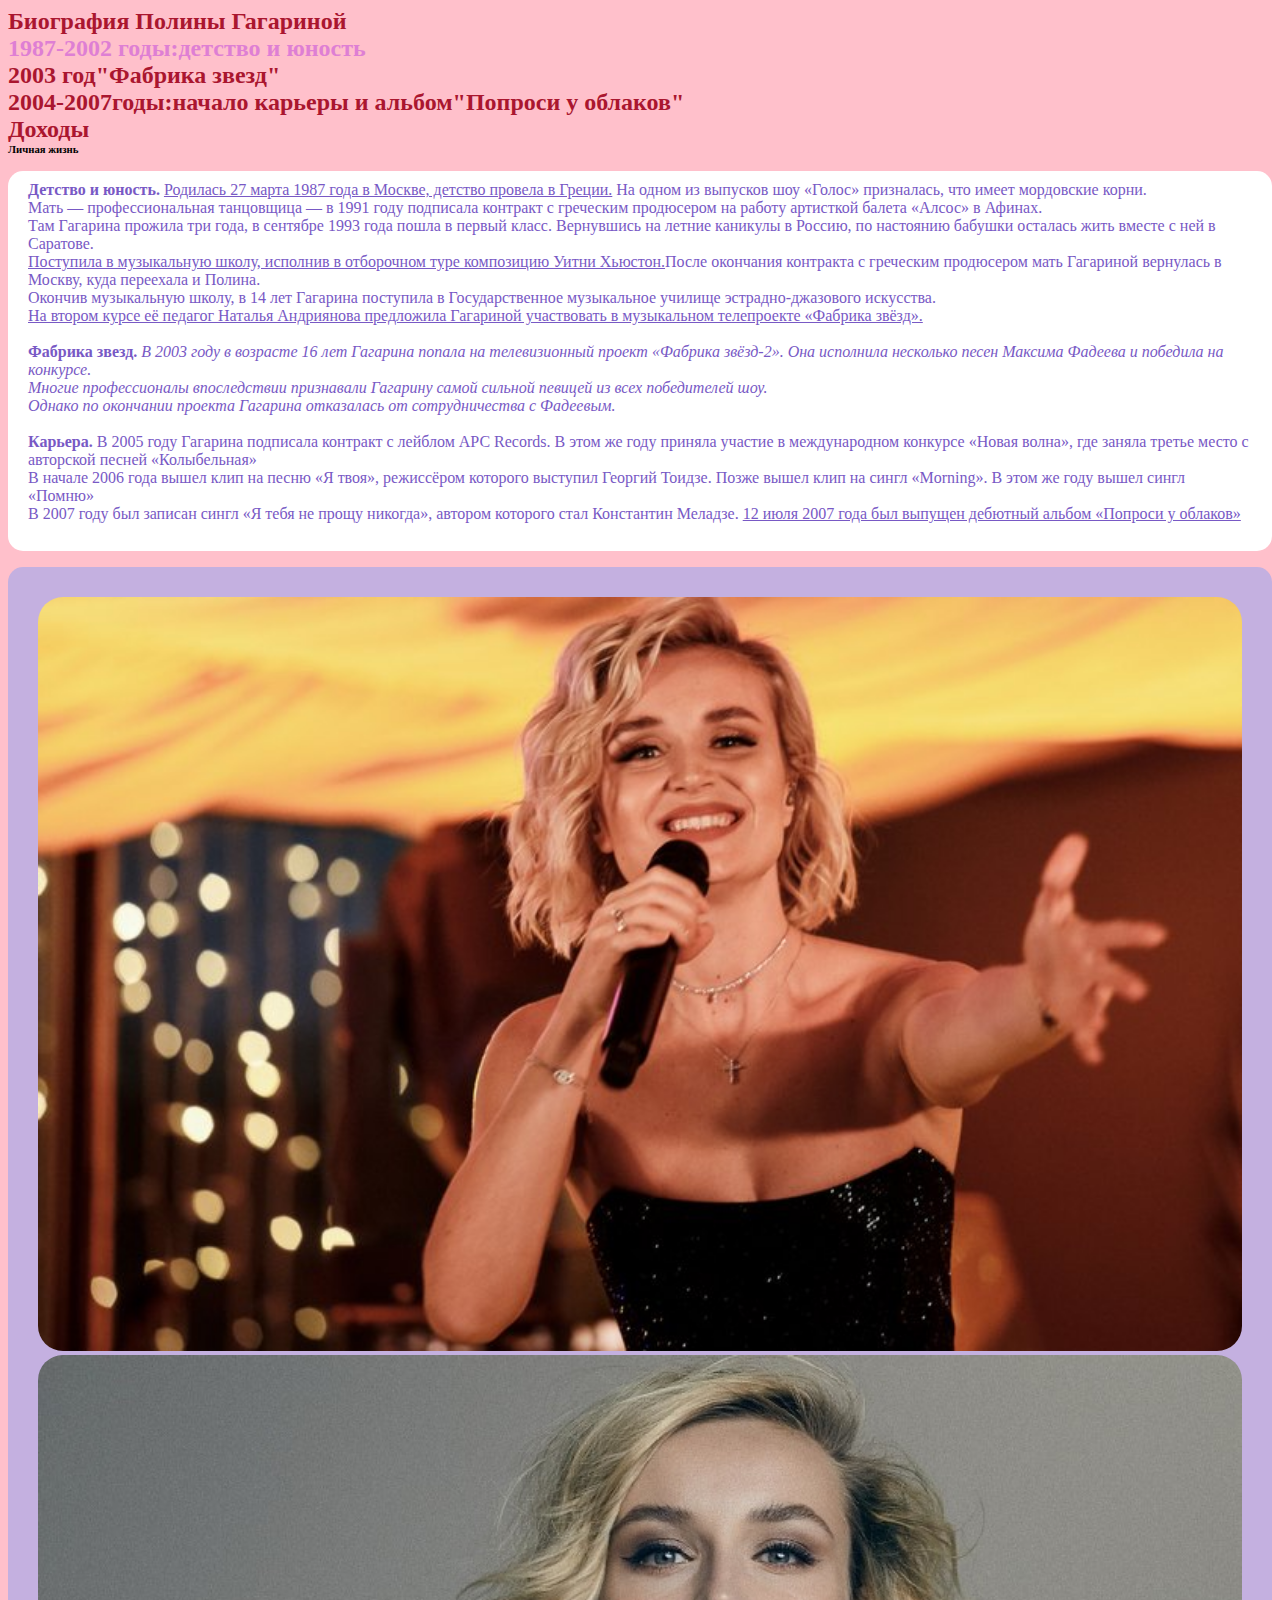
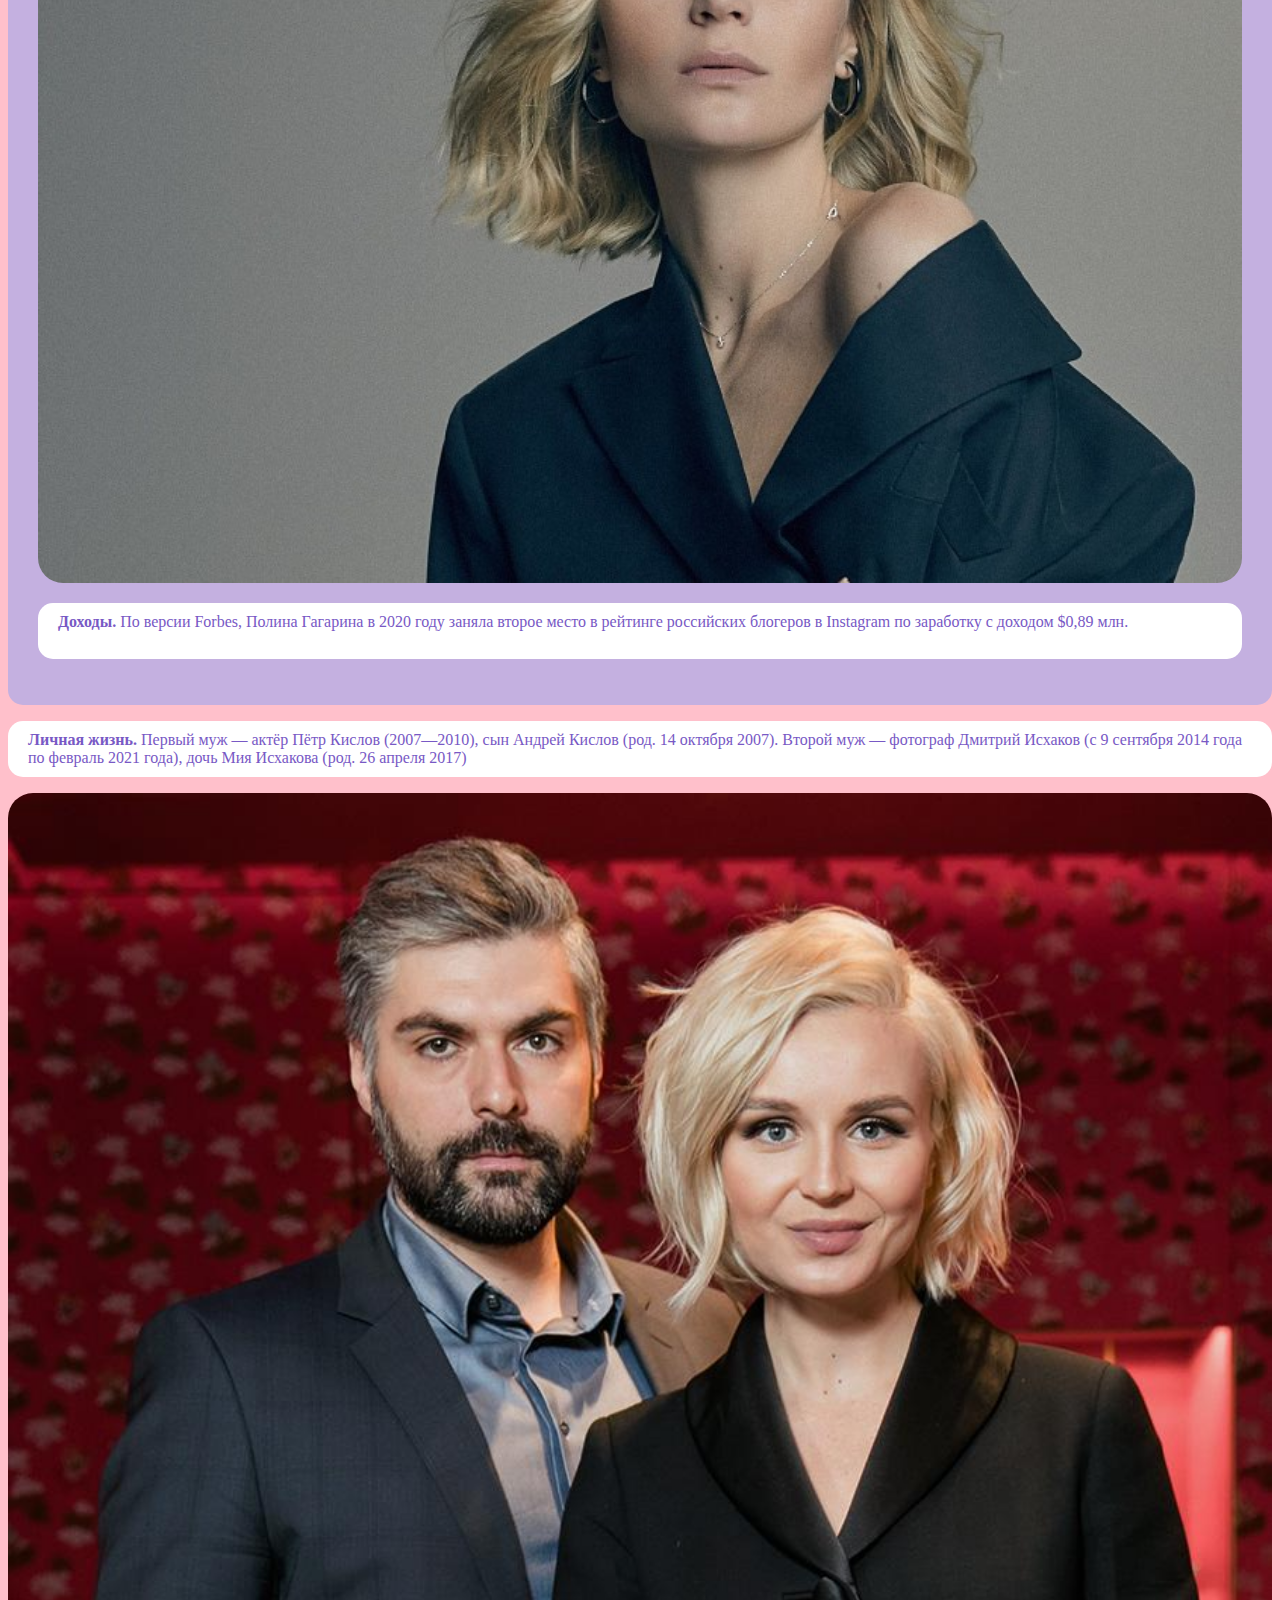
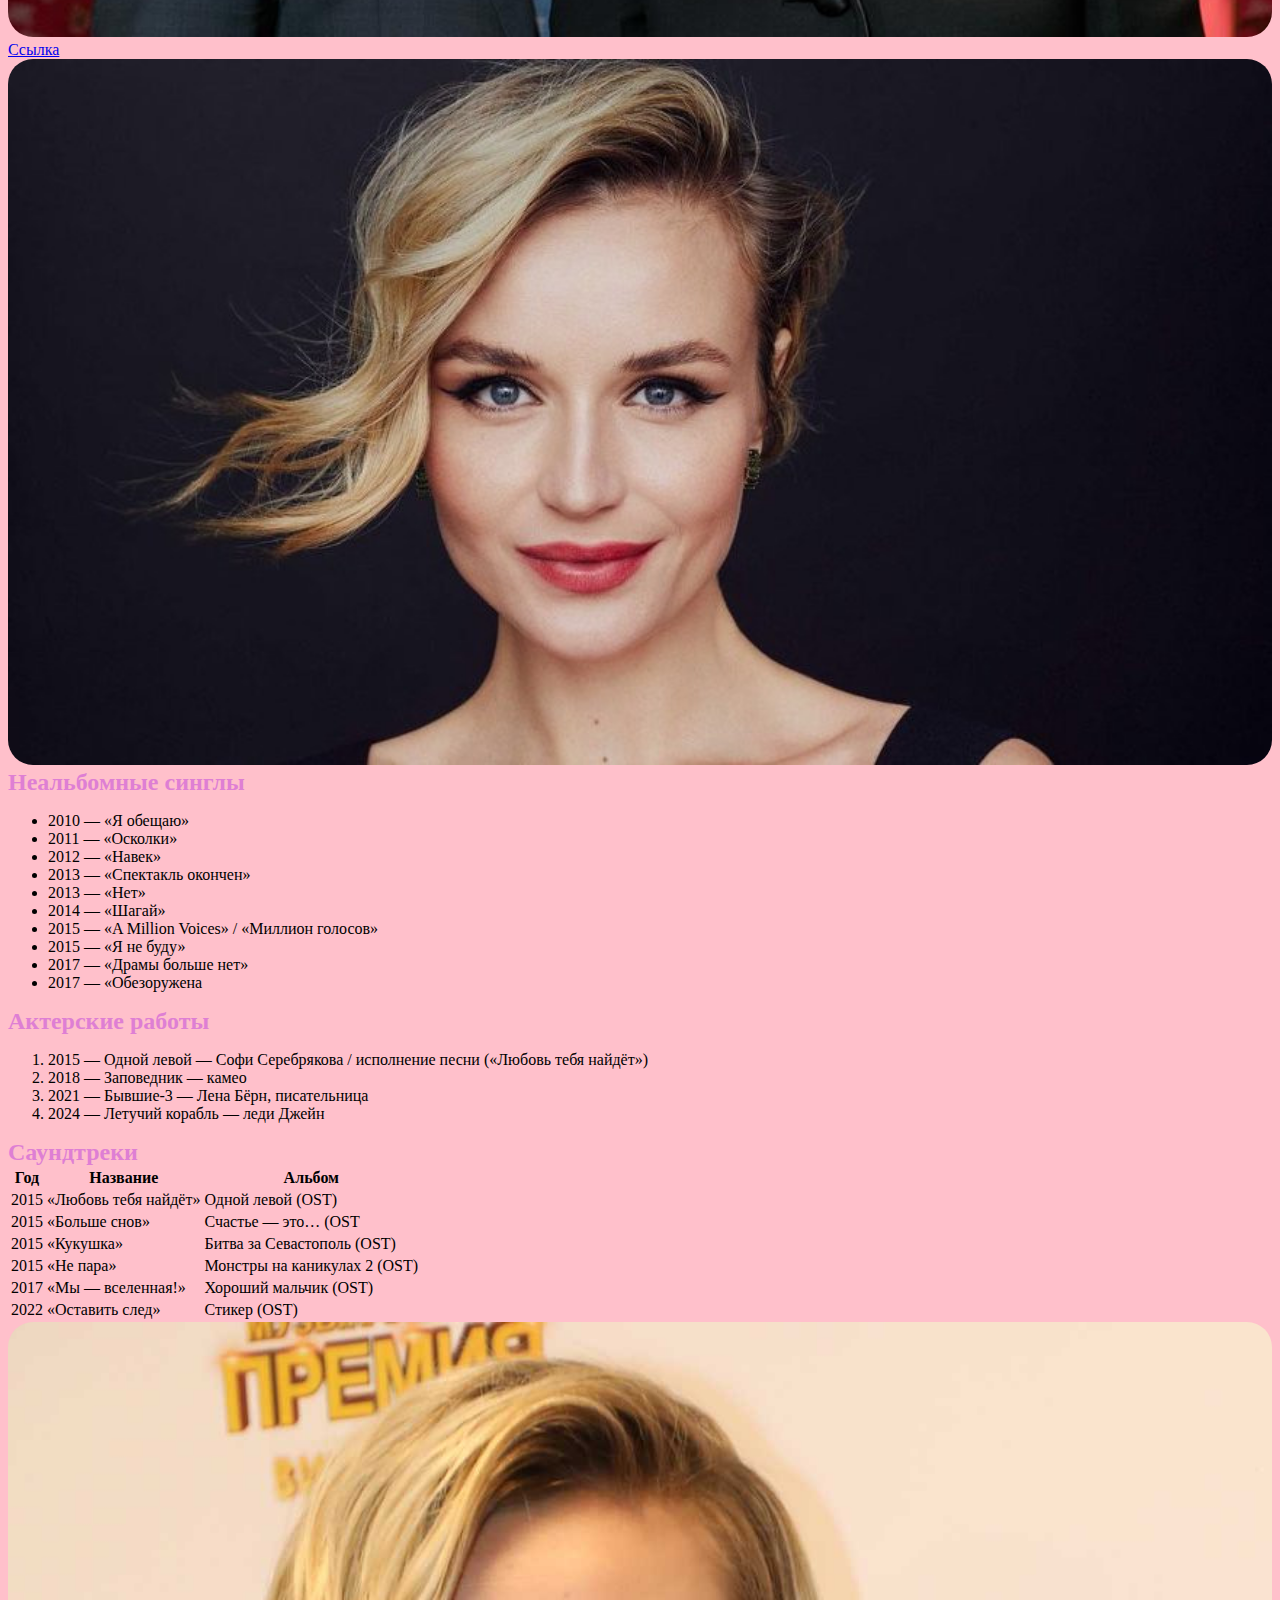
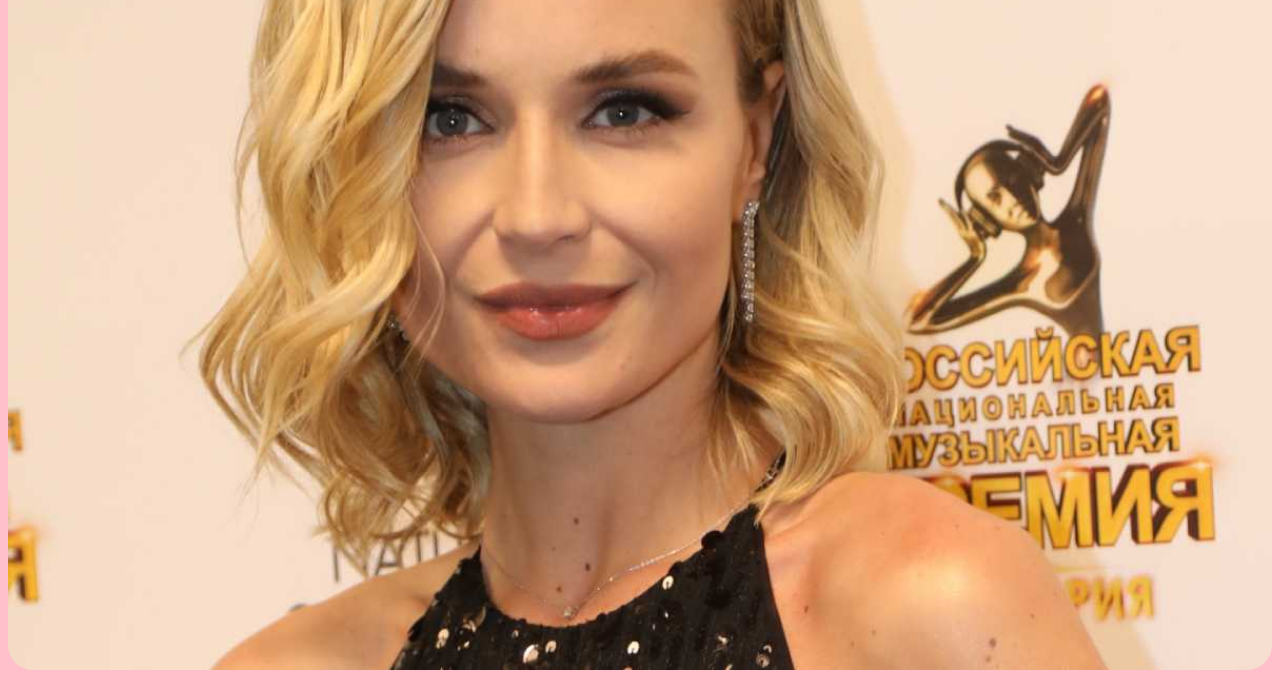
<file: src/html/index.html>
<!DOCTYPE html>
<html lang="en">
<head>
    <meta charset="UTF-8">
    <title>Document</title>
    <link rel="stylesheet" href="../styles/style.css">
</head>
<body>
<h1>Биография Полины Гагариной</h1>
<h2>1987-2002 годы:детство и юность</h2>
<h3>2003 год"Фабрика звезд"</h3>
<h4>2004-2007годы:начало карьеры и альбом"Попроси у облаков"</h4>
<h5>Доходы</h5>
<h6>Личная жизнь</h6>
<p><b>Детство и юность.</b> <u>Родилась 27 марта 1987 года в Москве, детство провела в Греции.</u>
    На одном из выпусков шоу «Голос» призналась, что имеет мордовские корни.<br>
    Мать — профессиональная танцовщица — в 1991 году подписала контракт с греческим продюсером на работу артисткой
    балета «Алсос» в Афинах.<br>
    Там Гагарина прожила три года, в сентябре 1993 года пошла в первый класс. Вернувшись на летние каникулы в Россию, по
    настоянию бабушки осталась жить вместе с ней в Саратове. <br>
    <u>Поступила в музыкальную школу, исполнив в отборочном туре композицию Уитни Хьюстон.</u>После окончания контракта
    с греческим продюсером мать Гагариной вернулась в Москву, куда переехала и Полина.<br>
    Окончив музыкальную школу, в 14 лет Гагарина поступила в Государственное музыкальное училище эстрадно-джазового
    искусства.<br>
    <u>На втором курсе её педагог Наталья Андриянова предложила Гагариной участвовать в музыкальном телепроекте «Фабрика
        звёзд».</u><br><br>

    <b>Фабрика звезд.</b><i> В 2003 году в возрасте 16 лет Гагарина попала на телевизионный проект «Фабрика звёзд-2».
        Она исполнила несколько песен Максима Фадеева и победила на конкурсе.<br>
        Многие профессионалы впоследствии признавали Гагарину самой сильной певицей из всех победителей шоу.<br>
        Однако по окончании проекта Гагарина отказалась от сотрудничества с Фадеевым.</i> <br> <br>


    <b>Карьера.</b> В 2005 году Гагарина подписала контракт с лейблом АРС Records. В этом же году приняла участие в
    международном конкурсе «Новая волна», где заняла третье место с авторской песней «Колыбельная» <br>
    В начале 2006 года вышел клип на песню «Я твоя», режиссёром которого выступил Георгий Тоидзе. Позже вышел клип на
    сингл «Morning». В этом же году вышел сингл «Помню»<br>
    В 2007 году был записан сингл «Я тебя не прощу никогда», автором которого стал Константин Меладзе. <u>12 июля 2007
        года был выпущен дебютный альбом «Попроси у облаков»</u><br><br>


<div style="background-color:#c4b0e0; padding:30px; border-radius:15px;">
    <img style="border-radius:25px" src="../images/гагарина7.jpg" alt="Photo">
    <img style="border-radius:25px" src="../images/ее.jpeg" alt="Photo">

    <p><b>Доходы.</b> По версии Forbes, Полина Гагарина в 2020 году заняла второе место в рейтинге российских блогеров в
        Instagram по заработку с доходом $0,89 млн.<br><br>
    </p>

</div>

<div>
<p><b>Личная жизнь.</b> Первый муж — актёр Пётр Кислов (2007—2010),
    сын Андрей Кислов (род. 14 октября 2007).
    Второй муж — фотограф Дмитрий Исхаков (с 9 сентября 2014 года по февраль 2021 года),
    дочь Мия Исхакова (род. 26 апреля 2017)
</p>

<img style="border-radius:25px" src="../images/лич.jpeg" alt="Photo">
<div/>
<a href="https://www.gagarina.com/">Ссылка</a>
<div>
    <img style="border-radius:25px" src="../images/Гагарина.jpg" alt="Картинка">
</div>
<h2>Неальбомные синглы</h2>
<ul>
    <li>2010 — «Я обещаю»</li>
    <li>2011 — «Осколки»</li>
    <li>2012 — «Навек»</li>
    <li>2013 — «Спектакль окончен»</li>
    <li>2013 — «Нет»</li>
    <li>2014 — «Шагай»</li>
    <li>2015 — «A Million Voices» / «Миллион голосов»</li>
    <li>2015 — «Я не буду»</li>
    <li>2017 — «Драмы больше нет»</li>
    <li>2017 — «Обезоружена</li>
</ul>
<h2>Актерские работы</h2>
<ol>

    <li>2015 — Одной левой — Софи Серебрякова / исполнение песни («Любовь тебя найдёт»)</li>
    <li>2018 — Заповедник — камео</li>
    <li>2021 — Бывшие-3 — Лена Бёрн, писательница</li>
    <li>2024 — Летучий корабль — леди Джейн</li>
</ol>
<div>
<h2>Саундтреки</h2>
<table>
    <tr>
        <th>Год</th>
        <th>Название</th>
        <th>Альбом</th>
    </tr>
    <tr>
        <td>2015</td>
        <td>«Любовь тебя найдёт»</td>
        <td>Одной левой (OST)</td>
    </tr>
    <tr>
        <td>2015</td>
        <td>«Больше снов»</td>
        <td>Счастье — это… (OST</td>
    </tr>

    <tr>
        <td>2015</td>
        <td>«Кукушка»</td>
        <td>Битва за Севастополь (OST)</td>
    </tr>
    <tr>
        <td>2015</td>
        <td>«Не пара»</td>
        <td>Монстры на каникулах 2 (OST)</td>
    </tr>

    <tr>
        <td>2017</td>
        <td> «Мы — вселенная!»</td>
        <td>Хороший мальчик (OST)</td>
    </tr>

    <tr>
        <td>2022</td>
        <td>«Оставить след»</td>
        <td>Стикер (OST)</td>
    </tr>

</table>


    <img style="border-radius:25px;" src="../images/гагарина 3.jpg" alt="Картинка">

</div>
</body>
</html>
</file>
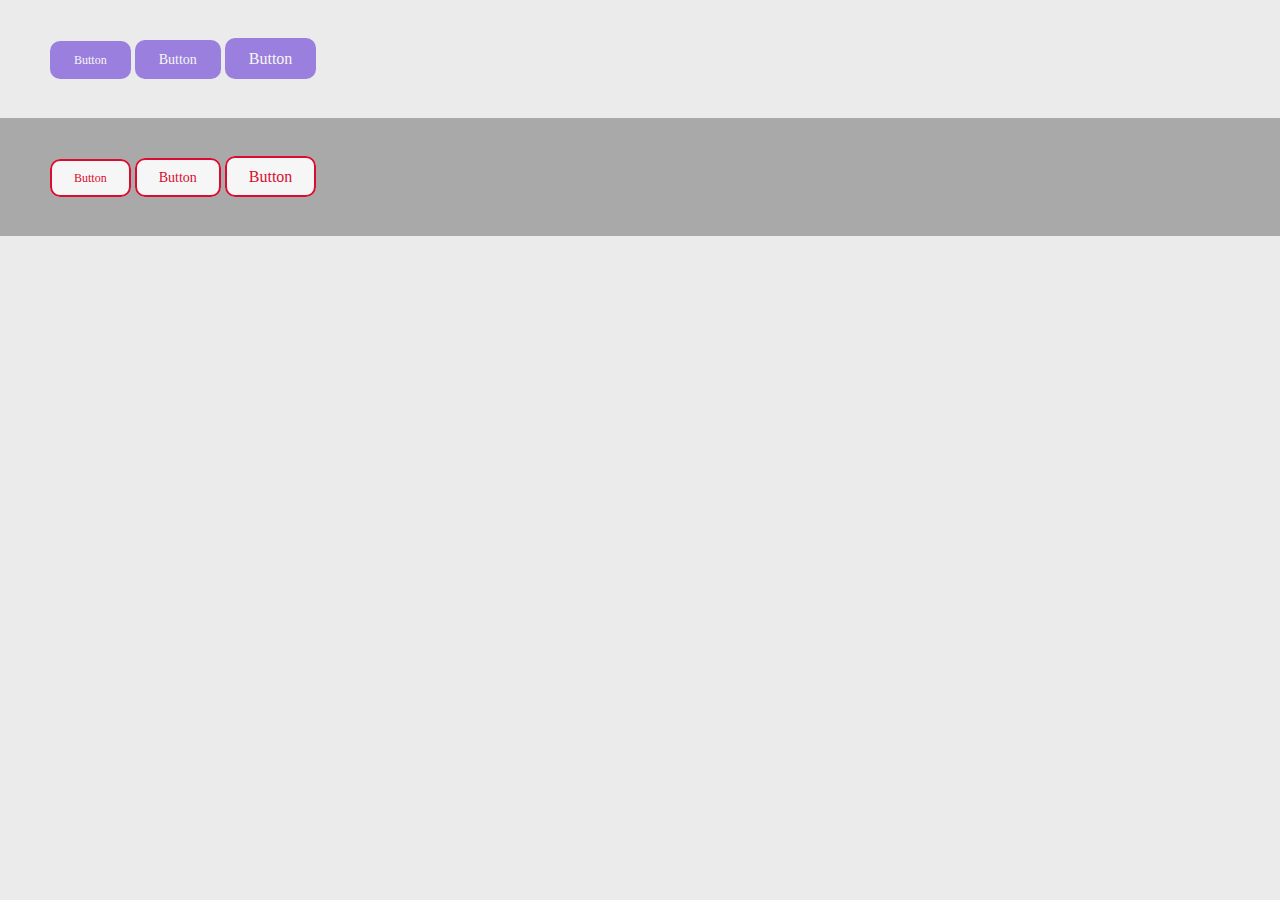
<file: src/html/button.html>
<!DOCTYPE html>
<html lang="en">
<head>
    <meta charset="UTF-8">
    <meta name="viewport" content="width=device-width, initial-scale=1.0">
    <title>Document</title>
    <link rel="stylesheet" href="../styles/main.css">
</head>
<body>
    <div class="container" style="padding:50px;">
 <a class="btn small btn-primary" href="..">Button</Button></a>
 <a class="btn medium btn-primary " href="..">Button</a>
 <a class="btn large btn-primary" href="..">Button</a>
 <!-- <a class="btn btn-primary small">lkjhhhg</a> -->
    </div>

    <div class="container" style="padding:50px;background-color: darkgray;">
        <a class="btn small btn-danger" href="..">Button</Button></a>
        <a class="btn medium btn-danger " href="..">Button</a>
        <a class="btn large btn-danger" href="..">Button</a>
           </div>
</body>
</html>
</file>
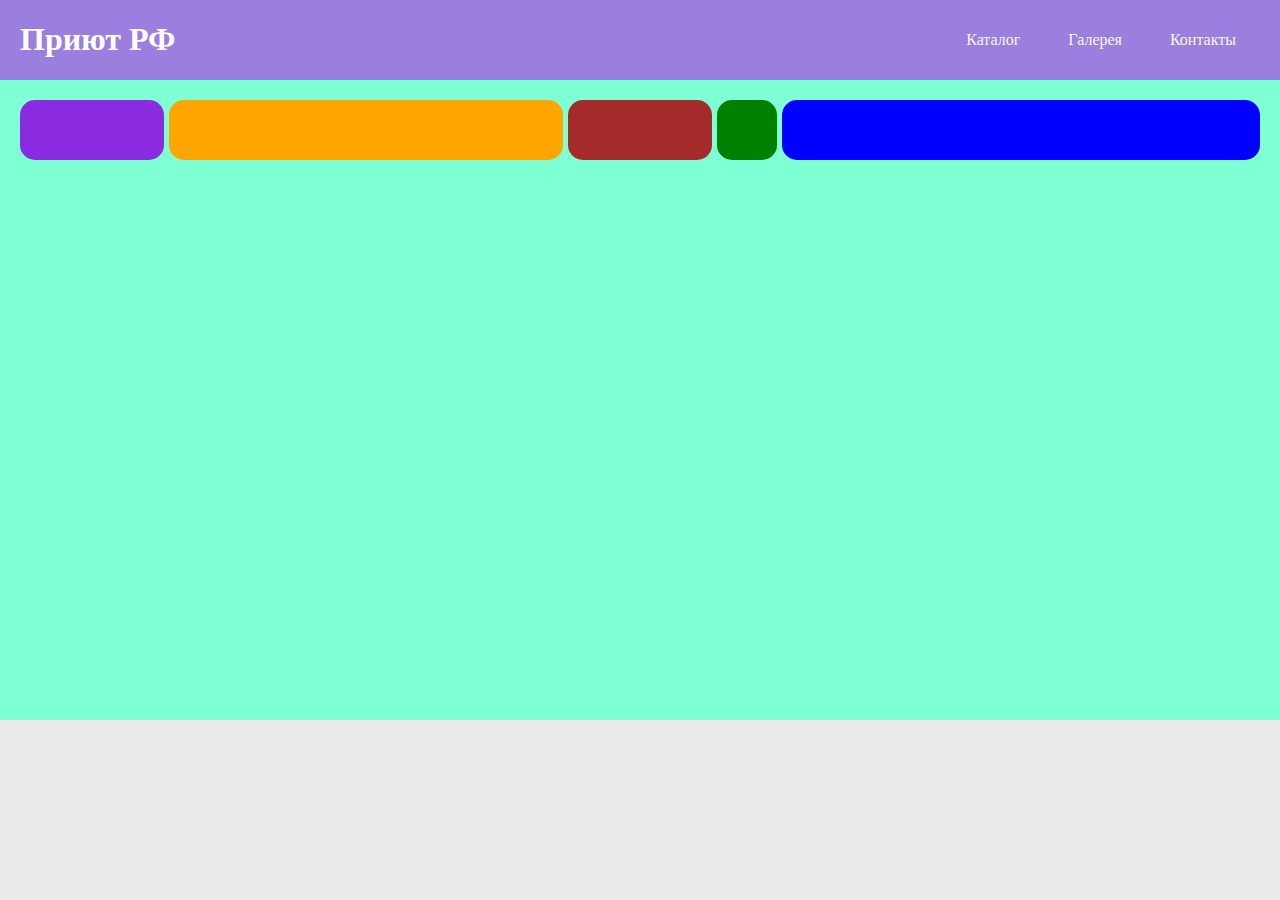
<file: src/html/flex.html>
<!DOCTYPE html>
<html lang="en">
<head>
    <meta charset="UTF-8">
    <meta name="viewport" content="width=device-width, initial-scale=1.0">
    <title>Document</title>
    <link rel="stylesheet" href="../styles/main.css">
    <link rel="stylesheet" href="../styles/flex.css">
</head>
<body>
    <header>
       <h1 class="white">Приют РФ</h1>
       <div class="menu">
        <a class="btn btn-primary large">Каталог </a>
        <a class="btn btn-primary large">Галерея </a>
        <a class="btn btn-primary large">Контакты </a>
      
       </div>
    

    </header>
    <main>
        <div class="container">
<div class="box b1"></div>
<div class="box b2"></div>
<div class="box b3"></div>
<div class="box b4"></div>
<div class="box b5"></div>


        </div>
    </main>
</body>
</html>
</file>
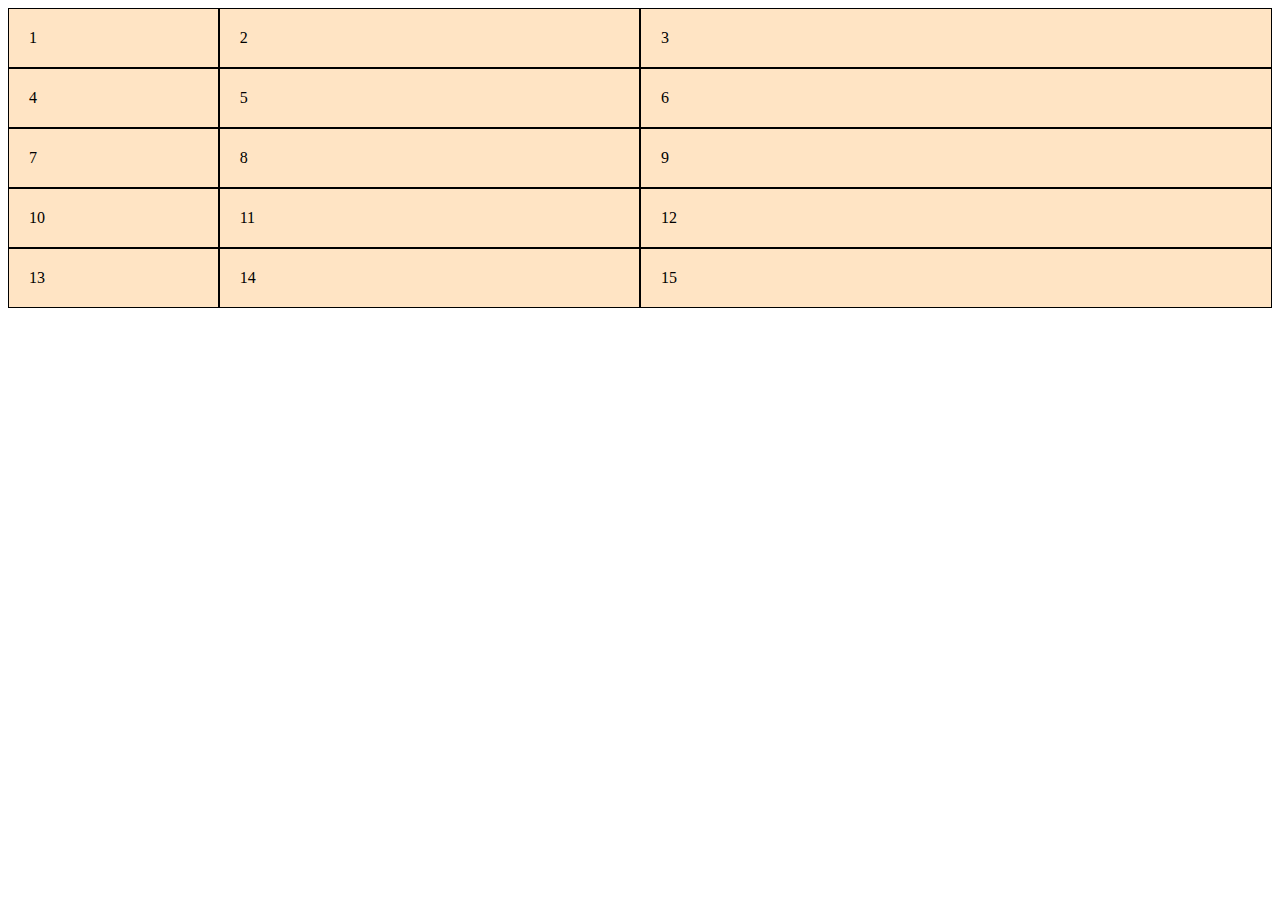
<file: src/html/grid.html>
<!DOCTYPE html>
<html lang="en">
<head>
    <meta charset="UTF-8">
    <meta name="viewport" content="width=device-width, initial-scale=1.0">
    <title>Document</title>
    <link rel="stylesheet" href="../styles/grid.css">
</head>
<body>
    <div class="contaner">
    <div class="item ">1</div>
    <div class="item">2</div>
    <div class="item item2">3</div>
    <div class="item">4</div>
    <div class="item">5</div>
    <div class="item">6</div>
    <div class="item">7</div>
    <div class="item">8</div>      
    <div class="item">9</div>
    <div class="item">10</div>
    <div class="item">11</div>
    <div class="item">12</div>
    <div class="item">13</div>
    <div class="item">14</div>
    <div class="item">15</div>
    </div>
    <!-- <div class="template">
    <header class="item">Header</header>
    <main class="item">Main</main>
    <aside class="item">Sidebar</aside>
    <footer class="item">Footer</footer>
    </div> -->
</body>
</html>
</file>
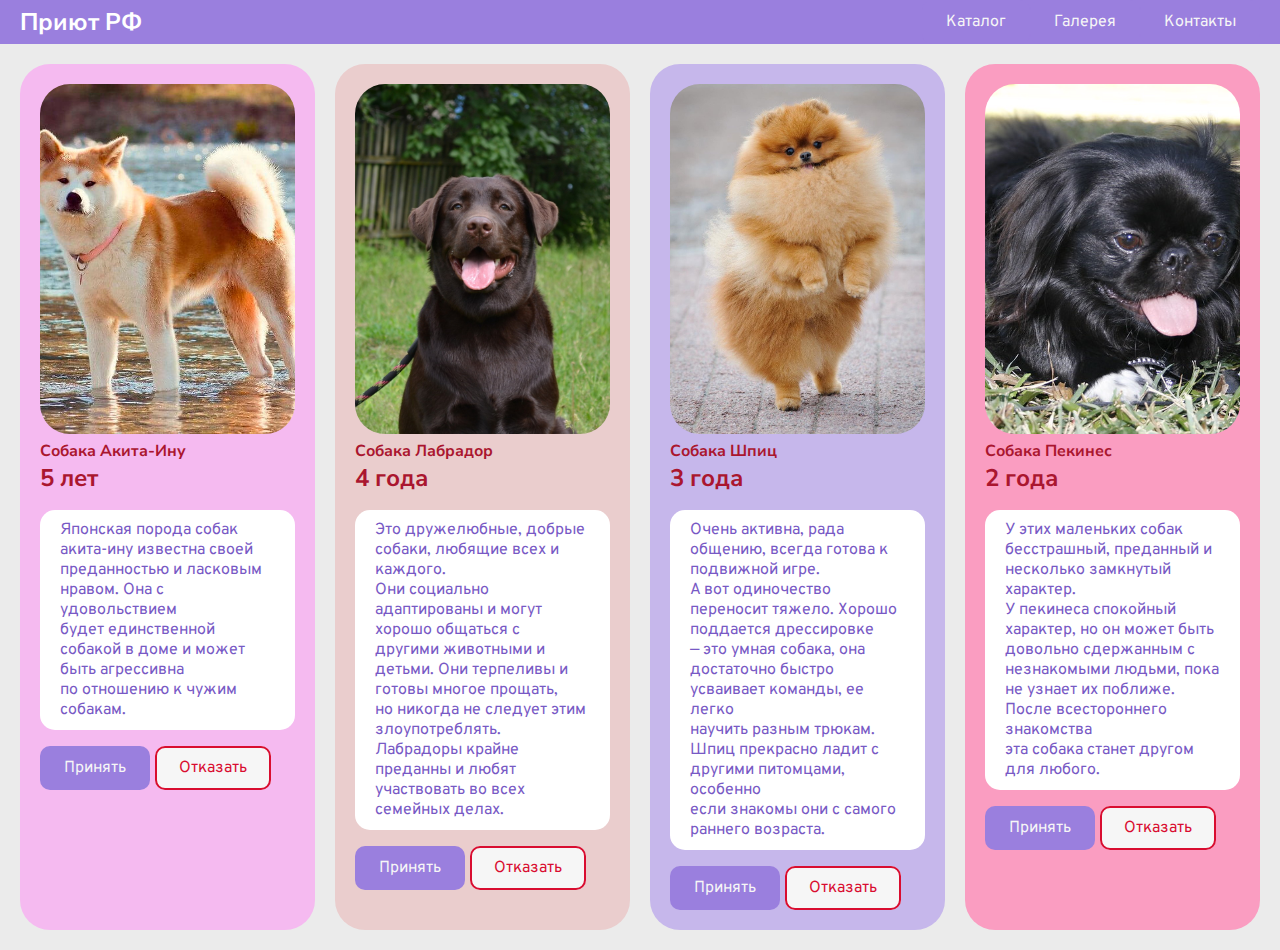
<file: src/html/index2.html>
<!DOCTYPE html>
<html lang="en">
  <head>
    <meta charset="UTF-8" />
    <title>Приют РФ</title>
    
    <link rel="stylesheet" href="../styles/style.css" />    
    <link rel="stylesheet" href="../styles/main.css" />

    <link rel="preconnect" href="https://fonts.googleapis.com" />
    <link rel="preconnect" href="https://fonts.gstatic.com" crossorigin />
    <link
      href="https://fonts.googleapis.com/css2?family=Nunito+Sans:opsz,wght@6..12,200;6..12,400;6..12,600&family=Overpass:wght@400;600&display=swap"
      rel="stylesheet"
      
    />
  </head>
  <body>
    <!-- <header>
      <h1>Приют РФ</h1>
    </header> -->
    <header>
      <h1 class="white">Приют РФ</h1>
      <div class="menu">
       <a class="btn btn-primary large">Каталог</a>
       <a class="btn btn-primary large">Галерея</a>
       <a class="btn btn-primary large">Контакты</a>
     
      </div>
    </header>
    <div class="container">
      <div class="card card1">
        <img
          src="../images/акита1.jpg"
          alt="photo"
          ;
          style="border-radius: 30px"
          ;
        />
        

        <h3>Собака Акита-Ину</h3>
        <h4>5 лет</h4>
        <p>
          Японская порода собак акита-ину известна своей <br />
          преданностью и ласковым нравом. Она с удовольствием<br />
          будет единственной собакой в доме и может быть агрессивна <br />
          по отношению к чужим собакам.<br />
        </p>
        <div class="button-container">
          <a class="btn btn-primary large">Принять </a>
        <a class="btn btn-danger large">Отказать </a>
        </div>
      </div>
      

      <div class="card card2">
        <img
          src="../images/лабр2.jpg"
          alt="photo"
          ;
          style="border-radius: 30px"
          ;
        />

        <h3>Собака Лабрадор</h3>
        <h4>4 года</h4>
        <p>
          Это дружелюбные, добрые собаки, любящие всех и каждого.<br />
          Они социально адаптированы и могут хорошо общаться с<br />
          другими животными и детьми. Они терпеливы и готовы многое прощать,<br />
          но никогда не следует этим злоупотреблять. Лабрадоры крайне<br />
          преданны и любят участвовать во всех семейных делах.<br />
        </p>
        <div class="button-container">
          <a class="btn btn-primary large">Принять </a>
        <a class="btn btn-danger large">Отказать </a>
        </div>
      </div>


      <div class="card card3">
        <img 
          src="../images/шпиц.jpg"alt="photo"
        />

        <h3>Собака Шпиц</h3>
        <h4>3 года</h4>
        <p>
          Очень активна, рада общению, всегда готова к подвижной игре.<br />
          А вот одиночество переносит тяжело. Хорошо поддается дрессировке
          <br />
          — это умная собака, она достаточно быстро усваивает команды, ее легко
          <br />
          научить разным трюкам. Шпиц прекрасно ладит с другими питомцами,
          особенно<br />
          если знакомы они с самого раннего возраста.<br />
        </p>
        <div class="button-container">
          <a class="btn btn-primary large">Принять </a>
        <a class="btn btn-danger large">Отказать </a>
        </div>
      </div>

      <div class="card card4">
        <img
          src="../images/пикинес.jpg"
          alt="photo"
          style="border-radius: 30px"
          ;
        />

        <h3>Собака Пeкинес</h3>
        <h4>2 года</h4>
        <p>
          У этих маленьких собак бесстрашный, преданный и несколько замкнутый
          характер.<br />
          У пекинеса спокойный характер, но он может быть довольно сдержанным с
          <br />
          незнакомыми людьми, пока не узнает их поближе. После всестороннего
          знакомства <br />
          эта собака станет другом для любого.<br />
        </p>
        <div class="button-container">
          <a class="btn btn-primary large">Принять </a>
        <a class="btn btn-danger large">Отказать </a>
        </div>
      </div>
    </div>
    
  </body>
</html>
</file>
<file: src/styles/style.css>
:root {
  --color-accent-primary: #9a7fde;
  --color-accent-dark: #7859c5;
  --color-accent-light: #c6b7eb;

  --color-content-primary: #222020;
  --color-content-secondary: #636363;
  --color-content-tertiary: #959595;

  --color-surface-primary: #f6f6f6;
  --color-surface-secondary: #ebebeb;
  --color-surface-tertiary: #d9d9d9;

  --color-accent: #aa162f;
  --color-pink: #de7fd4;
  --color-content: #7859c5;

  --header-font-family:"Nunito Sans",sana-serif;
  --body-font-family:"Overpass";
}

body {
  background-color: pink;
}
h1,
h2,
h3,
h4,
h5,
h6 
/* {
  font-family: ;
} */
h1 {
  font-size: 24px;
  color: var(--color-accent);
  
}

h3 {
  color: var(--color-accent);
  
}
h2 {
  color: var(--color-pink);
}
 h1,h2,h3,h4,h5,h6{
  margin: 0;
  padding: 0;
 }
p {
  color: #aa162f;
  color: var(--color-content);
  background-color: white;
  border-radius: 15px;
  padding: 10px 20px 10px 20px;
  
}

body {
  margin: 50;
}

.card {
  padding: 20px;
  border-radius: 30px;
  /* width: 300px; */
  font-family: var(body-font-family);
  font-family: var(header-font-family);
  
}

img {
  width: 100%;
  object-fit: cover;
}
.card1 {
  background-color: rgb(245, 186, 240);
}

.card2 {
  background-color: #eacdcd;
}

.card3 {
  background-color: #c6b7eb;
}

.card4 {
  background-color: #fa9dc1;
}

.card img {
  border-radius: 30px;
  height: 350px;
  object-fit: cover;
}

/* .container {
  display: flex;
  gap: 50px;
  padding: 30px;
} */

.button-container {
  display: flex;
  gap: 5px;
}

/* далее сетка -grid */
.container{
  display: grid;
  grid-template-columns: repeat(1 minmax(250px,400px));
  grid-gap: 20px;
  padding: 20px;
  justify-content: center;
}
@media(min-width:600px) {
  .container{
    grid-template-columns: repeat(2,minmax(250px,300px));
  }
}

@media(min-width:900px) {
  .container{
    grid-template-columns: repeat(3,minmax(250px,300px));
  }
}

@media(min-width:1200px) {
  .container{
    grid-template-columns: repeat(4,minmax(250px,300px));
  }
}
</file>
<file: src/styles/main.css>
:root {
    --color-accent-primary: #9A7FDE;
    --color-accent-dark: #7859C5;
    --color-accent-light: #C6B7EB;

    --color-content-primary: #222020;
    --color-content-secondary: #636363;
    --color-content-tertiary: #959595;

    --color-surface-primary: #F6F6F6;
    --color-surface-secondary: #EBEBEB;
    --color-surface-tertiary: #D9D9D9;
    --color-danger: #D90D30;


    --header-font-family: "Nunito Sans", serif;
    --body-font-family: "Overpass";
}

body {
    margin: 0;
    padding: 0;
    background-color: var(--color-surface-secondary);
    font-family: var(--body-font-family);
}

.primary {
    color: var(--color-content-primary)
}

.secondary {
    color: var(--color-content-secondary)
}

.tertiary {
    color: var(--color-content-tertiary)
}

p.large {
    font-size: 1em;
}

p.medium {
    font-size: 1,14rem;
}

p.small {
    font-size: 1,3em;
}

.white {
    color: white
}

h1,h2,h3,h4,h5,h6 {
    font-family: var(--header-font-family);
}

h1 {
    font-size:1,87rem;
}

h2 {
    font-size: 1,25em;
}

h3 {
    font-size: 1em;
}

/* .btn {
    display: flex;
    align-items: center;
    padding: 8px 20px;
    font-size: 14px;
    justify-content: center;
    color: white;
    text-decoration: none;
    cursor: pointer;
    border-radius: 5px;
    background-color: var(--color-accent-primary);
}

.btn.btn-primary {
    background-color: var(--color-accent-primary);
    color: white;
}

.btn.btn-primary:hover {
    background-color: var(--color-accent-dark);
}

.btn.alert {
    background-color: white;
    color: orangered;
    box-shadow: 0 0 0 1px orangered inset;
}

.btn.alert:hover {
    background-color: orangered;
    color: white;
}

.btn.large {
    height: 48px;
    padding: 6px 24px;
    font-size: 16px;
}

.btn.medium {
    height: 44px;
    padding: 6px 20px;
    font-size: 14px;
}

.btn.small {
    height: 32px;
    padding: 6px 16px;
    font-size: 14px;
}

.flex-fill {
    flex: 1 0 0;
} */

.btn{
    /* display: flex;
    justify-content: center;
    justify-content: space-between; */

    background-color:var(--color-accent-primary);
    padding:12px 24px;
    border-radius: 10px;
    color: var(--color-surface-primary);
    text-decoration: none;
    }

    .btn.btn-primary{
        color: var(--color-surface-primary);
        background-color:var(--color-accent-primary);
    }

    .btn.btn-primary:hover{
        color: var(--color-surface-primary);
        background-color:var(--color-accent-dark);
    }
    .btn.btn-danger:hover{
        color:var(--color-surface-primary);
        background-color:var(--color-danger);
        
    }


    .btn.btn-danger{
        color:var(--color-danger);
        background-color:var(--color-surface-primary);
        box-shadow: 0 0 0 2px var(--color-danger) inset;
    }

    .btn.large{
        font-size: 16px;
    }
    .btn.medium{
        font-size: 14px;
    }
    .btn.small{
        font-size: 12px;
    }

    header{
        background-color: var(--color-accent-primary);
        display: flex;
        padding:0px 20px;
        align-items: center;
        justify-content: space-between;
      }
      
      .menu{
        display: flex;
      }
</file>
<file: src/styles/flex.css>
body{
  margin:0;
}
.container {
  display: flex;
  flex-direction:row;
  align-items:start;
  justify-content: space-between;
  padding:20px;
  gap: 5px;
  background-color: aquamarine;
  height: 600px;
}

.box{
    width: 60px;
    height: 60px;
    background-color:blue ;
    flex-grow: 1;
    border-radius: 15px;
}
.b1{
  background-color: blueviolet;
  flex-grow: 1;
}
.b2{
  background-color:orange;
  flex-grow: 4;
}
.b3{
  background-color:brown;
}
.b4{
  background-color:green;
  flex-grow: 0;
}
.b5{
  background-color:blue;
  flex-grow: 5;
}
</file>
<file: src/styles/grid.css>
.item{
    background-color: bisque;
    border: 1px black solid;
    padding: 20px;

}
.contaner {
    background-color: aquamarine;
    display:grid;
    grid-template-columns:  1fr 2fr 3fr;
    grid-template-rows: 1fr 1fr; 
   /* height: 500px;если делать rows 1fr */
/* grid-template:repeat(4,minmax(100px,1fr))/repeat(4,minmax(100px,1fr));
gap: 20px ;
/* row-gap:30px;
column-gap:30px ; */
/* grid-template:repeat(3,100px)/repeat(4,100px) ; */
/* justify-content:center;
height: 1000px ;
align-content:center; */
/* grid-auto-flow: column; */

}
/* .item2{
    grid-column:span2;
    grid-row: span2; не получилось сделать сдвинулись
} */

.template{
    display: grid;
    grid-template:128px 1fr 128px/1fr 300px;
    /* почему 1фр такое расположение серединная строка */
    /* 1фр расширяется а пиксели нет? */
    grid-template-areas: 
    "H H"
    "M S"
    "F F";
}

header{
    grid-area:H;
}
main{
    grid-area: M;
}
aside{
    grid-area: S;
}
footer{
    grid-area: F;
}
</file>
